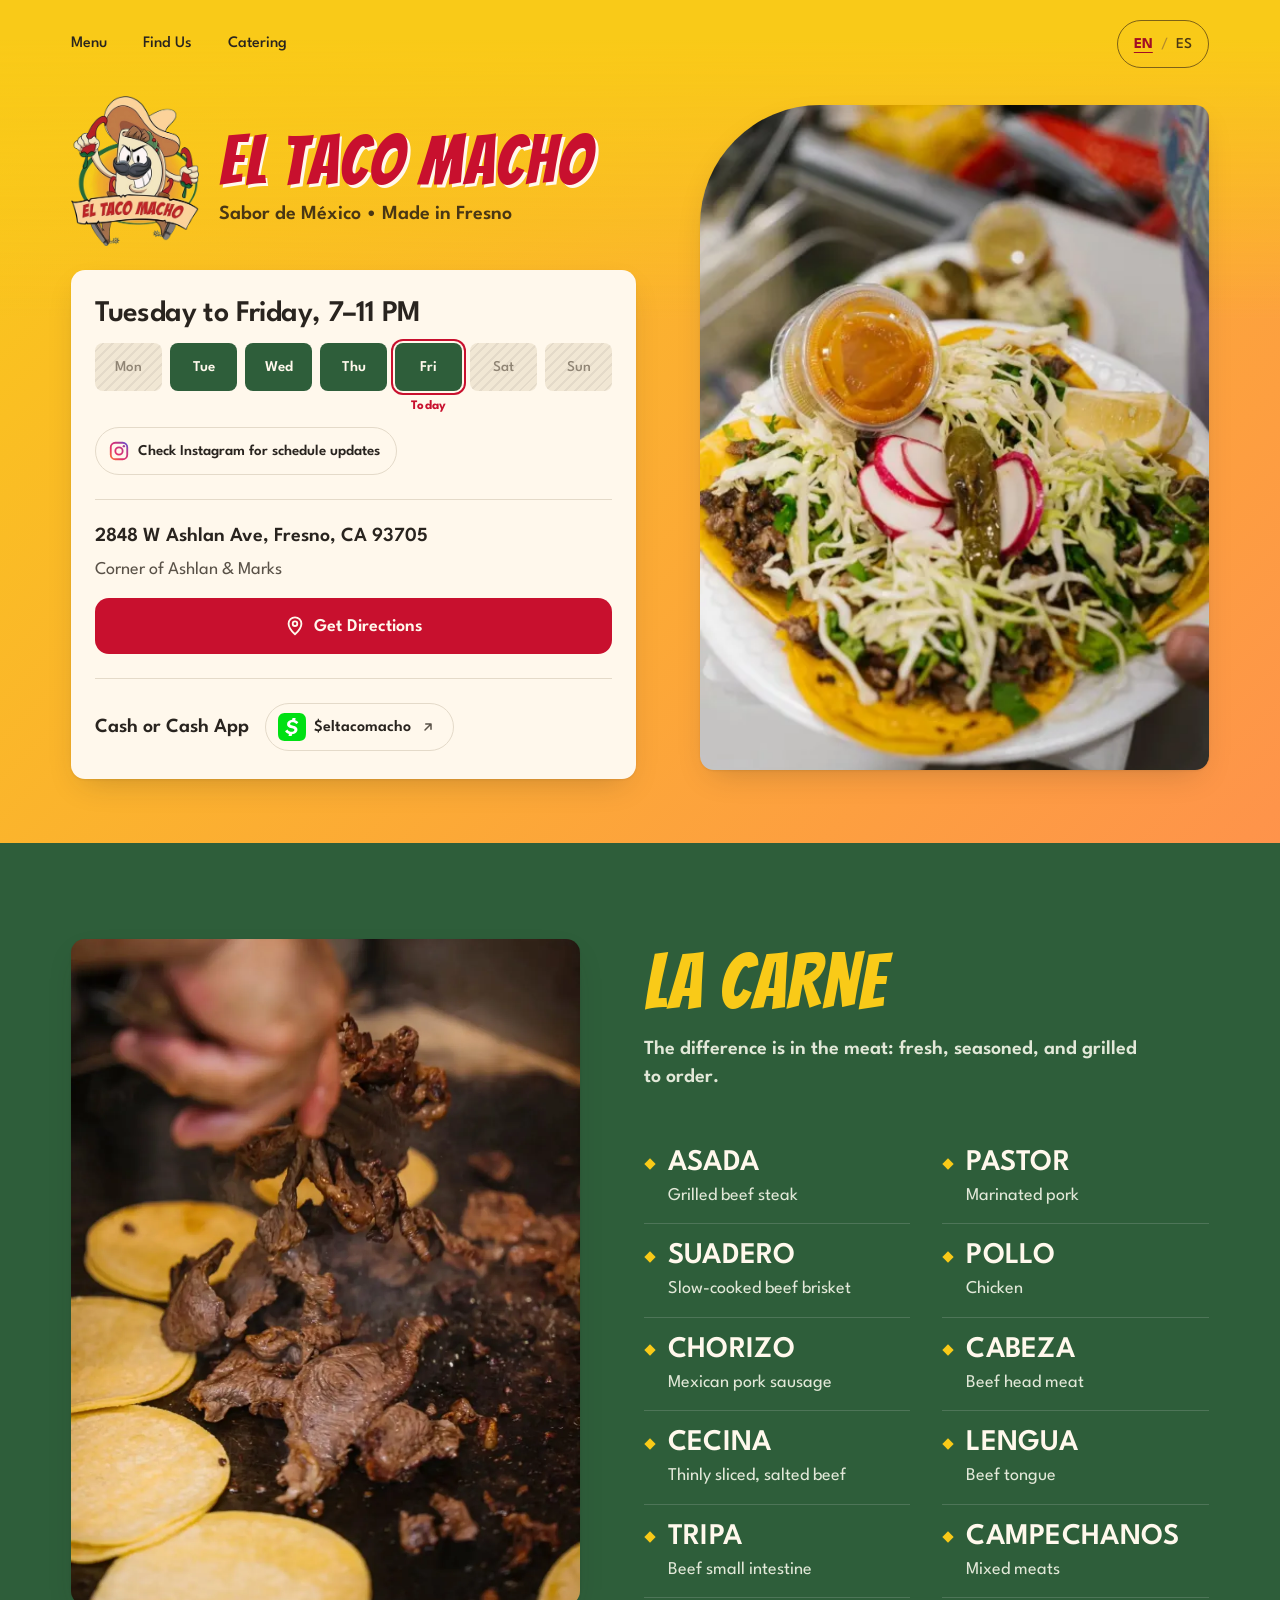
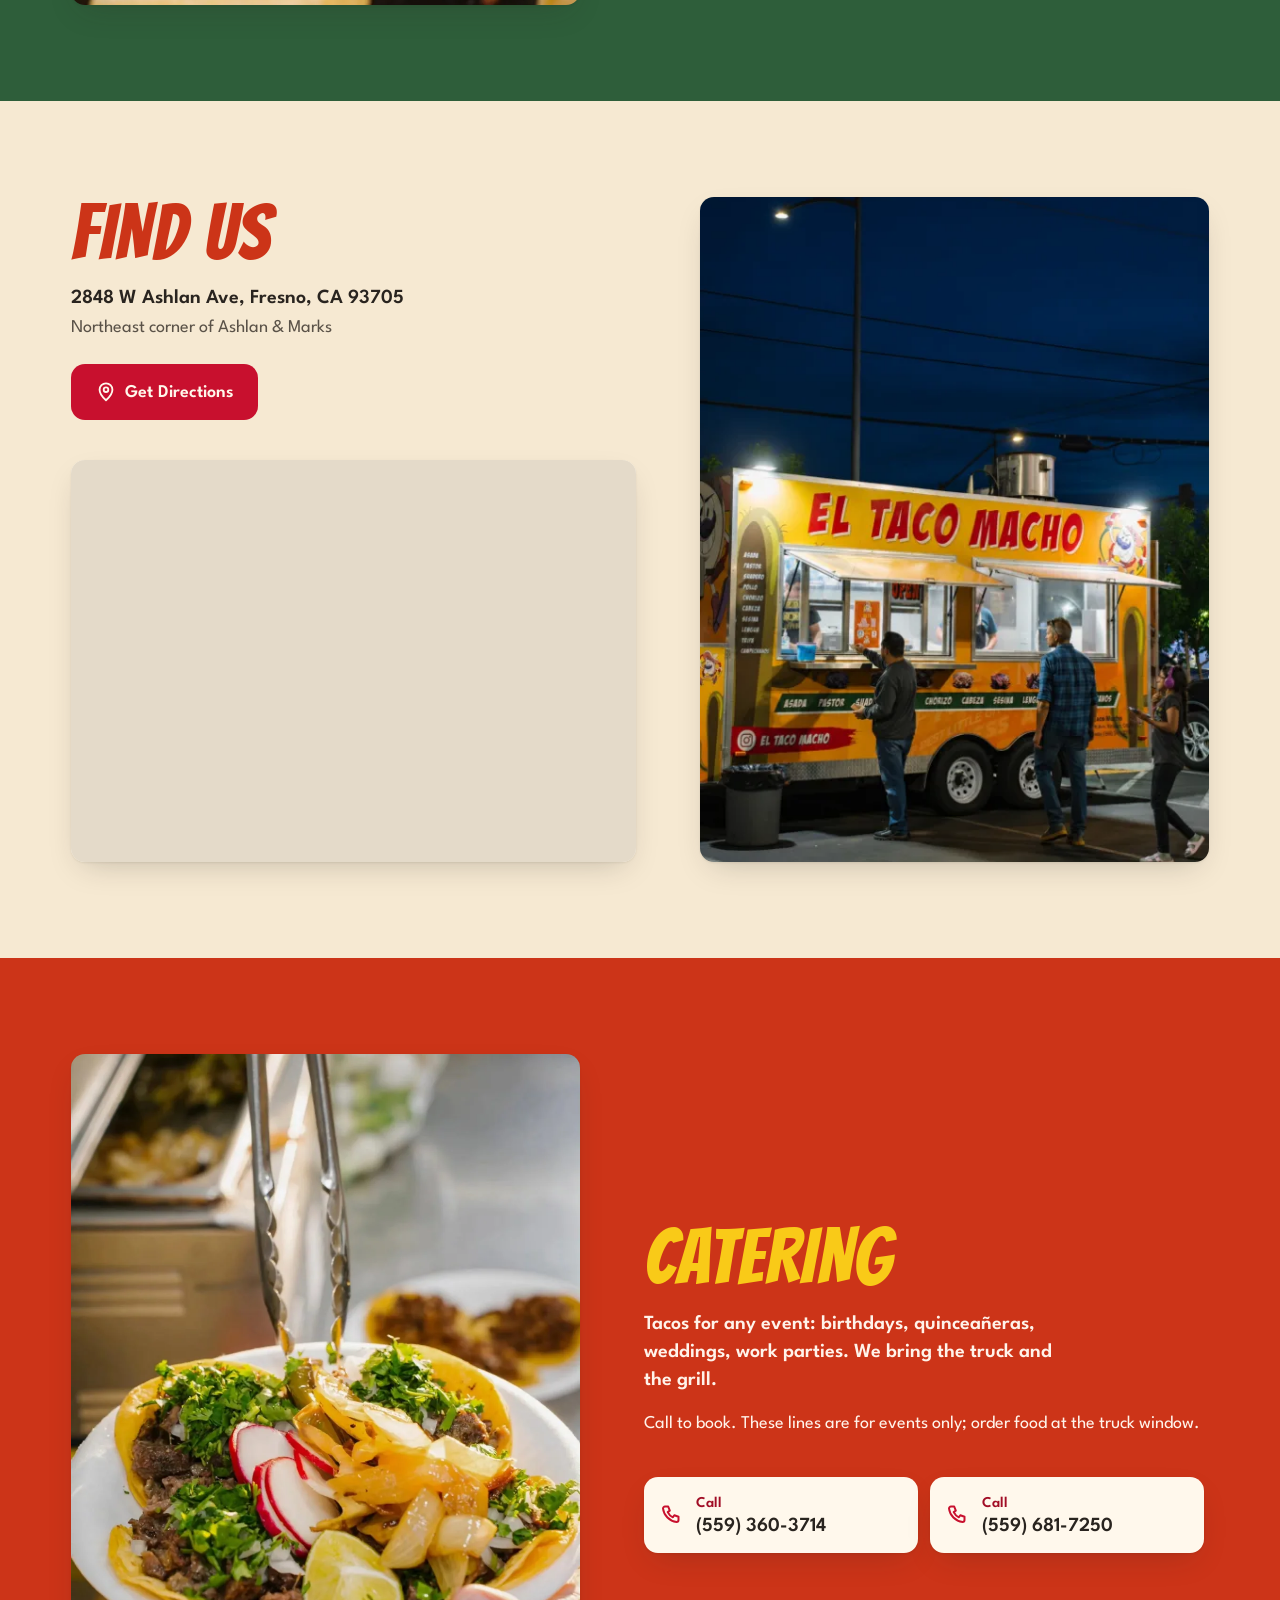
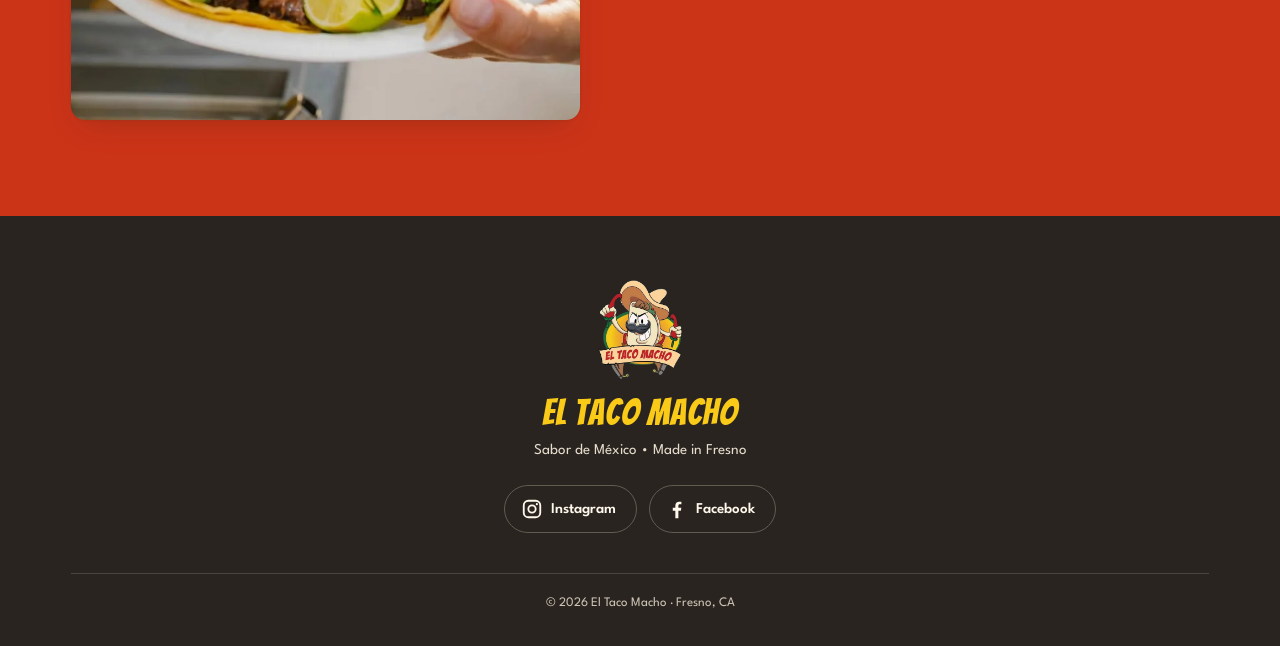
<file: index.html>
<!doctype html>
<html lang="en">
<head>
  <meta charset="utf-8">
  <meta name="viewport" content="width=device-width, initial-scale=1, viewport-fit=cover">
  <title>El Taco Macho | Taco Truck in Fresno, CA · Tue–Fri 7–11 PM</title>
  <meta name="description" content="Your favorite meats, fresh toppings and homemade salsas, off the grill on W Ashlan Ave in Fresno. Tuesday to Friday, 7–11 PM. Bring the family and come hungry!">
  <link rel="canonical" href="https://eltacomachofresno.com/">
  <meta name="theme-color" content="#F9CA18">

  <meta property="og:type" content="website">
  <meta property="og:title" content="El Taco Macho | Taco Truck in Fresno, CA · Tue–Fri 7–11 PM">
  <meta property="og:description" content="Your favorite meats, fresh toppings and homemade salsas, off the grill on W Ashlan Ave in Fresno. Tuesday to Friday, 7–11 PM. Bring the family and come hungry!">
  <meta property="og:url" content="https://eltacomachofresno.com/">
  <meta property="og:site_name" content="El Taco Macho">
  <meta property="og:locale" content="en_US">
  <meta property="og:locale:alternate" content="es_US">
  <meta property="og:image" content="https://eltacomachofresno.com/images/og-image.jpg">
  <meta property="og:image:width" content="1200">
  <meta property="og:image:height" content="630">
  <meta property="og:image:alt" content="El Taco Macho logo beside a plate of tacos, Fresno, CA">
  <meta name="twitter:card" content="summary_large_image">

  <link rel="icon" href="favicon-32.png" sizes="32x32" type="image/png">
  <!-- 48 and 144: Google search results only use icons sized in multiples of 48px. -->
  <link rel="icon" href="favicon-48.png" sizes="48x48" type="image/png">
  <link rel="icon" href="favicon-144.png" sizes="144x144" type="image/png">
  <link rel="apple-touch-icon" href="apple-touch-icon.png">

  <link rel="preconnect" href="https://fonts.googleapis.com">
  <link rel="preconnect" href="https://fonts.gstatic.com" crossorigin>
  <link href="https://fonts.googleapis.com/css2?family=Bangers&family=League+Spartan:wght@400;500;600;700&display=swap" rel="stylesheet">
  <link rel="stylesheet" href="css/styles.css">

  <!-- Remember to update openingHoursSpecification when hours change (see SITE in js/main.js). -->
  <script type="application/ld+json">
  {
    "@context": "https://schema.org",
    "@type": "FoodEstablishment",
    "name": "El Taco Macho",
    "url": "https://eltacomachofresno.com/",
    "image": "https://eltacomachofresno.com/images/og-image.jpg",
    "logo": "https://eltacomachofresno.com/apple-touch-icon.png",
    "servesCuisine": "Mexican",
    "priceRange": "$",
    "paymentAccepted": "Cash, Cash App",
    "telephone": "+1-559-360-3714",
    "address": {
      "@type": "PostalAddress",
      "streetAddress": "2848 W Ashlan Ave",
      "addressLocality": "Fresno",
      "addressRegion": "CA",
      "postalCode": "93705",
      "addressCountry": "US"
    },
    "openingHoursSpecification": [{
      "@type": "OpeningHoursSpecification",
      "dayOfWeek": ["Tuesday", "Wednesday", "Thursday", "Friday"],
      "opens": "19:00",
      "closes": "23:00"
    }],
    "hasMap": "https://maps.app.goo.gl/c8hriSUc7dh7fYxA7",
    "sameAs": [
      "https://www.instagram.com/eltacomacho/",
      "https://www.facebook.com/eltacomacho559"
    ]
  }
  </script>
  <!-- Google Analytics (GA4 G-4FTGP9ZCPC, loaded through Google tag container GTM-M9HR9586).
       Loads only on the live domain so branch deploys and local previews don't add test visits.
       gtag() is always defined, so the click events in js/main.js are harmless off the live site. -->
  <script>
    window.dataLayer = window.dataLayer || [];
    function gtag(){dataLayer.push(arguments);}
    if (location.hostname === "eltacomachofresno.com") {
      gtag('js', new Date());
      var ga = document.createElement('script');
      ga.async = true;
      ga.src = 'https://www.googletagmanager.com/gtm.js?id=GTM-M9HR9586';
      document.head.appendChild(ga);
    }
  </script>
  <script src="js/main.js" defer></script>
</head>
<body>

  <a class="skip-link" href="#main" data-i18n="skip">Skip to content</a>

  <!-- Notice banner: filled from SITE.notice in js/main.js; stays hidden when empty. -->
  <div class="notice" id="notice" role="status" hidden>
    <p class="notice-text" id="notice-text"></p>
    <button class="notice-close" type="button" id="notice-close" aria-label="Dismiss notice" data-i18n-aria="notice.dismiss">
      <svg class="icon" viewBox="0 0 24 24" aria-hidden="true"><path d="M6 6l12 12M18 6L6 18"/></svg>
    </button>
  </div>

  <header class="hero">
    <div class="hero-bar">
      <nav class="hero-nav" aria-label="Sections" data-i18n-aria="nav.label">
        <a href="#menu" data-i18n="nav.menu">Menu</a>
        <a href="#find-us" data-i18n="nav.findUs">Find Us</a>
        <a href="#eventos" data-i18n="nav.catering">Catering</a>
      </nav>
      <button class="lang-toggle" type="button" id="lang-toggle" lang="es" aria-label="EN / ES: Cambiar a español" data-i18n-aria="lang.toggle">
        <span data-lang="en">EN</span><span class="lang-sep" aria-hidden="true">/</span><span data-lang="es">ES</span>
      </button>
    </div>

    <div class="hero-inner">
      <div class="hero-copy">
        <div class="brand">
          <img class="hero-logo" src="images/el-taco-macho-logo.webp" width="608" height="713"
               alt="El Taco Macho mascot logo" data-i18n-alt="hero.logoAlt">
          <h1 class="hero-title"><span class="hero-name">El Taco Macho</span> <span class="hero-tagline" data-i18n="brand.tagline">Sabor de México • Made in Fresno</span></h1>
        </div>

        <!-- Visit panel, in the order a visitor needs it: when (+ confirm on Instagram) → where → how to pay.
             The week strip is drawn from SITE in js/main.js. There is deliberately no
             "open today" / "open now" state: the truck closes for events without notice, so Instagram is the
             source of truth for any given day. -->
        <div class="visit" role="group" aria-label="Plan your visit" data-i18n-aria="visit.label">
          <section class="visit-row" aria-labelledby="hours-title">
            <h2 class="visit-hours" id="hours-title"><span data-hours="long">Tuesday to Friday, 7–11 PM</span></h2>
            <ol class="week" id="week" aria-label="Weekly schedule" data-i18n-aria="visit.week"></ol>
            <a class="ig-link" href="https://www.instagram.com/eltacomacho/" target="_blank" rel="noopener">
              <svg class="ig-glyph" viewBox="0 0 24 24" width="22" height="22" aria-hidden="true">
                <defs>
                  <linearGradient id="ig-grad" x1="3" y1="21" x2="21" y2="3" gradientUnits="userSpaceOnUse">
                    <stop offset="0" stop-color="#F77737"/>
                    <stop offset=".35" stop-color="#E1306C"/>
                    <stop offset=".7" stop-color="#C13584"/>
                    <stop offset="1" stop-color="#5B51D8"/>
                  </linearGradient>
                </defs>
                <rect x="3" y="3" width="18" height="18" rx="5" fill="none" stroke="url(#ig-grad)" stroke-width="2"/>
                <circle cx="12" cy="12" r="4" fill="none" stroke="url(#ig-grad)" stroke-width="2"/>
                <circle cx="17.3" cy="6.7" r="1.3" fill="url(#ig-grad)"/>
              </svg>
              <span data-i18n="visit.igCta">Check Instagram for schedule updates</span>
            </a>
          </section>

          <section class="visit-row visit-where" aria-labelledby="where-title">
            <h2 class="visit-label" id="where-title">
              <a class="where-link" data-maps href="https://maps.app.goo.gl/c8hriSUc7dh7fYxA7" target="_blank" rel="noopener">2848 W Ashlan Ave, Fresno, CA 93705</a>
            </h2>
            <p class="visit-note" data-i18n="visit.cross">Corner of Ashlan &amp; Marks</p>
            <a class="btn" data-maps href="https://maps.app.goo.gl/c8hriSUc7dh7fYxA7" target="_blank" rel="noopener">
              <svg class="icon" viewBox="0 0 24 24" aria-hidden="true"><path d="M12 21s-7-6.2-7-11.5a7 7 0 0 1 14 0C19 14.8 12 21 12 21z"/><circle cx="12" cy="9.5" r="2.5"/></svg>
              <span data-i18n="hero.directions">Get Directions</span>
            </a>
          </section>

          <!-- Payment: its own row, apart from the location. The pill carries the Cash App logo so it
               is clear the link leaves for the truck's Cash App page. -->
          <section class="visit-row visit-pay" aria-labelledby="pay-title">
            <h2 class="visit-label" id="pay-title" data-i18n="hero.payment">Cash or Cash App</h2>
            <a class="cashapp-link" href="https://cash.app/$eltacomacho" target="_blank" rel="noopener" aria-label="Pay with Cash App: $eltacomacho" data-i18n-aria="pay.cashapp">
              <img class="cashapp-logo" src="images/cash-app.svg" width="28" height="28" alt="">
              <span aria-hidden="true">$eltacomacho</span>
              <svg class="icon cashapp-out" viewBox="0 0 24 24" aria-hidden="true"><path d="M8 16L16 8M9 8h7v7"/></svg>
            </a>
          </section>
        </div>
      </div>
      <div class="hero-visual">
        <img class="hero-food" src="images/taco-plate-960.webp"
             srcset="images/taco-plate-480.webp 480w, images/taco-plate-960.webp 960w, images/taco-plate-1280.webp 1280w"
             sizes="(min-width: 900px) min(45vw, 520px), calc(100vw - 40px)" width="960" height="1280" fetchpriority="high"
             alt="A plate of tacos topped with cabbage, cilantro, radish, a grilled chile and lime, with a cup of salsa" data-i18n-alt="hero.photoAlt">
      </div>
    </div>
  </header>

  <main id="main" tabindex="-1">

    <section class="carne" id="menu" aria-labelledby="carne-title">
      <div class="container carne-grid">
        <div class="carne-head">
          <h2 class="section-title carne-title" id="carne-title">La Carne</h2>
          <!-- Intro is the truck's own Instagram copy, verbatim in each language. -->
          <p class="section-intro carne-intro" data-i18n="carne.intro">The difference is in the meat: fresh, seasoned, and grilled to order.</p>
          <img class="carne-photo" src="images/grill-960.webp"
               srcset="images/grill-480.webp 480w, images/grill-960.webp 960w, images/grill-1280.webp 1280w"
               sizes="(min-width: 900px) min(45vw, 520px), calc(100vw - 40px)"
               width="960" height="1280" loading="lazy" decoding="async"
               alt="Meat being turned with tongs on the grill, beside a row of fresh tortillas" data-i18n-alt="carne.photoAlt">
        </div>
        <!-- Truck menu board spells it "Sesina"; the site uses "Cecina" (see PRODUCT.md).
             PHOTOS: to add one, put an <img class="meat-photo" src="images/meat-asada.webp" alt="" width="160" height="160">
             as the first child of that <li>. The row switches to a photo layout on its own. -->
        <ul class="meats">
          <li class="meat"><span class="meat-name">Asada</span><span class="meat-desc" data-i18n="meat.asada">Grilled beef steak</span></li>
          <li class="meat"><span class="meat-name">Pastor</span><span class="meat-desc" data-i18n="meat.pastor">Marinated pork</span></li>
          <li class="meat"><span class="meat-name">Suadero</span><span class="meat-desc" data-i18n="meat.suadero">Slow-cooked beef brisket</span></li>
          <li class="meat"><span class="meat-name">Pollo</span><span class="meat-desc" data-i18n="meat.pollo">Chicken</span></li>
          <li class="meat"><span class="meat-name">Chorizo</span><span class="meat-desc" data-i18n="meat.chorizo">Mexican pork sausage</span></li>
          <li class="meat"><span class="meat-name">Cabeza</span><span class="meat-desc" data-i18n="meat.cabeza">Beef head meat</span></li>
          <li class="meat"><span class="meat-name">Cecina</span><span class="meat-desc" data-i18n="meat.cecina">Thinly sliced, salted beef</span></li>
          <li class="meat"><span class="meat-name">Lengua</span><span class="meat-desc" data-i18n="meat.lengua">Beef tongue</span></li>
          <li class="meat"><span class="meat-name">Tripa</span><span class="meat-desc" data-i18n="meat.tripa">Beef small intestine</span></li>
          <li class="meat"><span class="meat-name">Campechanos</span><span class="meat-desc" data-i18n="meat.campechanos">Mixed meats</span></li>
        </ul>
      </div>
    </section>

    <section class="find" id="find-us" aria-labelledby="find-title">
      <div class="container find-grid">
        <div class="section-head find-heading">
          <h2 class="section-title" id="find-title" data-i18n="find.title">Find Us</h2>
          <address class="find-address">2848 W Ashlan Ave, <span class="nowrap">Fresno, CA 93705</span></address>
          <p class="find-corner" data-i18n="find.intro">Northeast corner of Ashlan &amp; Marks</p>
          <a class="btn" data-maps href="https://maps.app.goo.gl/c8hriSUc7dh7fYxA7" target="_blank" rel="noopener">
            <svg class="icon" viewBox="0 0 24 24" aria-hidden="true"><path d="M12 21s-7-6.2-7-11.5a7 7 0 0 1 14 0C19 14.8 12 21 12 21z"/><circle cx="12" cy="9.5" r="2.5"/></svg>
            <span data-i18n="hero.directions">Get Directions</span>
          </a>
        </div>

        <div class="truck-frame">
          <img class="truck-photo" src="images/truck-night-1080.webp"
               srcset="images/truck-night-540.webp 540w, images/truck-night-1080.webp 1080w"
               sizes="(min-width: 900px) min(45vw, 520px), calc(100vw - 40px)"
               width="1080" height="1440" loading="lazy" decoding="async"
               alt="The El Taco Macho truck at night, with customers ordering at the window" data-i18n-alt="find.truckAlt">
        </div>

        <div class="place-card">
          <!-- Embed of the official Google Maps listing (ftid = its place ID, from maps.app.goo.gl/c8hriSUc7dh7fYxA7). -->
          <iframe class="map"
            src="https://maps.google.com/maps?q=El+Taco+Macho,+2848+W+Ashlan+Ave,+Fresno,+CA+93705&amp;ftid=0x809467bbb7a2270f:0xfb8412980818c01&amp;output=embed"
            title="Map of El Taco Macho at 2848 W Ashlan Ave, Fresno" data-i18n-title="find.mapTitle"
            loading="lazy" referrerpolicy="no-referrer-when-downgrade" tabindex="-1" allowfullscreen></iframe>
        </div>
      </div>
    </section>

    <section class="events" id="eventos" aria-labelledby="events-title">
      <div class="container events-grid">
        <img class="events-photo" src="images/catering-plate-960.webp"
             srcset="images/catering-plate-480.webp 480w, images/catering-plate-960.webp 960w, images/catering-plate-1280.webp 1280w"
             sizes="(min-width: 900px) min(45vw, 520px), calc(100vw - 40px)"
             width="960" height="1280" loading="lazy" decoding="async"
             alt="Tongs setting grilled onions on a plate of tacos topped with cilantro, radish and lime" data-i18n-alt="events.photoAlt">
        <div class="events-body">
          <div class="section-head events-intro">
            <h2 class="section-title" id="events-title" data-i18n="events.title">Catering</h2>
            <p class="section-intro" data-i18n="events.copy">Tacos for any event: birthdays, quinceañeras, weddings, work parties. We bring the truck and the grill.</p>
            <p class="events-note" data-i18n="events.note">Call to book. These lines are for events only; order food at the truck window.</p>
          </div>

          <ul class="calls">
            <li>
              <a class="call" href="tel:+15593603714">
                <svg class="icon" viewBox="0 0 24 24" aria-hidden="true"><path d="M5 3.5h3.2l1.6 4.2-2.1 1.4a11 11 0 0 0 5.2 5.2l1.4-2.1 4.2 1.6V17a2 2 0 0 1-2 2A15.5 15.5 0 0 1 3 5.5a2 2 0 0 1 2-2z"/></svg>
                <span class="call-text"><span class="call-label" data-i18n="events.call">Call</span> <span class="call-number">(559) 360-3714</span></span>
              </a>
            </li>
            <li>
              <a class="call" href="tel:+15596817250">
                <svg class="icon" viewBox="0 0 24 24" aria-hidden="true"><path d="M5 3.5h3.2l1.6 4.2-2.1 1.4a11 11 0 0 0 5.2 5.2l1.4-2.1 4.2 1.6V17a2 2 0 0 1-2 2A15.5 15.5 0 0 1 3 5.5a2 2 0 0 1 2-2z"/></svg>
                <span class="call-text"><span class="call-label" data-i18n="events.call">Call</span> <span class="call-number">(559) 681-7250</span></span>
              </a>
            </li>
          </ul>
        </div>
      </div>
    </section>

  </main>

  <footer class="footer">
    <div class="container footer-inner">
      <img class="footer-logo" src="images/el-taco-macho-logo.webp" width="608" height="713" alt="" loading="lazy" decoding="async">
      <p class="footer-brand">El Taco Macho</p>
      <p class="footer-tagline" data-i18n="brand.tagline">Sabor de México • Made in Fresno</p>
      <ul class="social">
        <li><a href="https://www.instagram.com/eltacomacho/" target="_blank" rel="noopener" aria-label="El Taco Macho on Instagram" data-i18n-aria="footer.instagram">
          <svg class="icon" viewBox="0 0 24 24" aria-hidden="true"><rect x="3" y="3" width="18" height="18" rx="5"/><circle cx="12" cy="12" r="4"/><circle cx="17.3" cy="6.7" r="1.2" fill="currentColor" stroke="none"/></svg>
          <span aria-hidden="true">Instagram</span>
        </a></li>
        <li><a href="https://www.facebook.com/eltacomacho559" target="_blank" rel="noopener" aria-label="El Taco Macho on Facebook" data-i18n-aria="footer.facebook">
          <svg viewBox="0 0 24 24" width="22" height="22" aria-hidden="true"><path fill="currentColor" d="M13.5 22v-8.2h2.8l.4-3.2h-3.2V8.5c0-.9.3-1.6 1.6-1.6h1.7V4.1c-.3 0-1.3-.1-2.5-.1-2.5 0-4.1 1.5-4.1 4.2v2.4H7.4v3.2h2.8V22h3.3z"/></svg>
          <span aria-hidden="true">Facebook</span>
        </a></li>
      </ul>
      <p class="copyright">&copy; <span id="year">2026</span> El Taco Macho · Fresno, CA</p>
      <!-- TODO (optional): builder credit line, e.g. <p class="credit">Site by …</p> -->
    </div>
  </footer>

</body>
</html>
</file>
<file: css/styles.css>
:root {
  --sun: #F9CA18;
  --sun-clear: #f9ca1800;  /* sun at zero opacity, for the hero fade */
  --mango: #FE934B;
  --chile: #C8102E;
  --chile-dark: #a10d25;  /* links and button hover */
  --nopal: #2E5E3A;
  --carbon: #29241f;
  --crema: #FFF8EC;
  --muted: #5a5248;
  --rule: #e4dac9;
  --masa: #F6E9D2;      /* warm tortilla cream, Find Us */
  --jitomate: #CC3418;    /* tomato red: catering surface and Find Us heading (buttons stay chile) */
  --on-jitomate: #FFF3EA; /* body text on jitomate */
  --day-off: #f1e7d4;
  --day-off-text: #8f8474; /* closed-day names: deliberately faint, still 3:1 on the chip */
  --on-sun: #4a3714;
  --sun-rule: #b38a2c;      /* decorative dividers on the sun background */
  --sun-outline: #4a3714b3; /* control outlines on sun: --on-sun at 70%, clears 3:1 */
  --crema-50: #fff8ec80;    /* hover and pressed washes on the sun background */
  --crema-70: #fff8ecb3;
  --on-carbon-muted: #e6ddcf; /* footer */
  --on-carbon-faint: #cec5b7;
  --carbon-outline: #615b50;
  --carbon-rule: #4b463d;
  --on-green-muted: #e2e8d8;
  --on-green-rule: #4e7558;
  --font: "League Spartan", system-ui, sans-serif;
  --accent-font: "Bangers", "League Spartan", sans-serif;

  /* Type scale: five text steps plus one fluid step for mid-size headings (meat names, hours).
     The Bangers display sizes are set where they are used. */
  --text-xs: 13px;
  --text-sm: 15px;
  --text-md: 16px;
  --text-base: 18px;
  --text-lg: 20px;
  --text-title: clamp(24px, 2.4vw, 30px);

  /* Spacing scale, 4px-based. The number is the multiple of 4px. */
  --space-1: 4px;
  --space-2: 8px;
  --space-3: 12px;
  --space-4: 16px;
  --space-5: 20px;
  --space-6: 24px;
  --space-8: 32px;
  --space-10: 40px;
  --space-12: 48px;
  --space-16: 64px;
  --space-24: 96px;

  /* Rhythm shared by every section. */
  --section-pad: var(--space-24);   /* top and bottom of a section */
  --head-gap: var(--space-10);      /* heading block → section content */
  --feature-gap: clamp(32px, 5vw, 64px);    /* hero-style split: big photo ↔ content */
  --feature-photo: clamp(520px, 52vw, 680px); /* height of a hero-size photo */
  --gutter: clamp(20px, 4vw, 56px);

  /* Radii: boxes (buttons, cards, photos), chips (day strip, thumbnails), tiny tags, pills. */
  --radius: 14px;
  --radius-sm: 8px;
  --radius-xs: 4px;
  --radius-pill: 999px;

  --shadow: 0 1px 2px #29241f14, 0 12px 32px -12px #29241f40;
}
*, *::before, *::after { box-sizing: border-box; }
/* iOS Safari colors its status bar and toolbar from the page's background color (a solid
   color; gradients are ignored). Sun to match the hero; js/main.js switches it to carbon
   while the footer is on screen, so the bottom bar matches there. */
html { scroll-behavior: smooth; -webkit-text-size-adjust: 100%; }
html, body { background-color: var(--sun); }
html.at-footer, html.at-footer body { background-color: var(--carbon); }
body { margin: 0; color: var(--carbon); font: 400 var(--text-base)/1.5 var(--font); }
::selection { background: var(--sun); color: var(--carbon); }
img, iframe { display: block; max-width: 100%; }
img { height: auto; }
a { color: inherit; text-underline-offset: 4px; }
h1, h2, p, ul, ol { margin: 0; }
ul, ol { padding: 0; list-style: none; }
h1, h2 { font-weight: 600; text-wrap: balance; }
p { text-wrap: pretty; }
address { font-style: normal; }
[hidden] { display: none !important; }
.container, .hero-bar, .hero-inner { max-width: 1240px; margin-inline: auto; padding-inline: var(--gutter); }
section[id] { scroll-margin-top: var(--space-4); }
:focus-visible { outline: 3px solid var(--nopal); outline-offset: 4px; border-radius: var(--radius-xs); }
.footer :focus-visible, .carne :focus-visible, .events :focus-visible { outline-color: var(--sun); }
main:focus { outline: none; }
.skip-link { position: absolute; top: var(--space-3); left: var(--space-3); z-index: 10; padding: var(--space-3) var(--space-5); background: var(--crema); transform: translateY(-180%); }
.skip-link:focus-visible { transform: none; }
/* One line-icon style for the whole site. */
.icon { flex: none; width: 22px; height: 22px; fill: none; stroke: currentColor; stroke-width: 2; stroke-linecap: round; stroke-linejoin: round; }
/* One section voice: Bangers headline, then a semibold 20px lead line, then regular 18px
   detail lines (the address/corner pairing in Find Us). Each section sets its own colors. */
.section-title { font-family: var(--accent-font); font-weight: 400; font-size: clamp(52px, 6vw, 80px); line-height: .95; letter-spacing: .02em; text-transform: uppercase; }
.section-intro { max-width: 52ch; margin-top: var(--space-4); font-size: var(--text-lg); font-weight: 600; line-height: 1.4; }

/* Buttons. Three heights: red primary 56px, outlined pills 48px, plain nav links 44px. */
.btn { display: inline-flex; align-items: center; justify-content: center; gap: var(--space-2); min-height: 56px; padding: var(--space-3) var(--space-6); border: 0; border-radius: var(--radius); background: var(--chile); color: var(--crema); text-decoration: none; font-weight: 600; font-size: var(--text-base); line-height: 1.2; transition: background-color .18s, transform .18s cubic-bezier(.2, .8, .2, 1); }
.btn:hover { background: var(--chile-dark); transform: translateY(-1px); }
.btn:active { transform: none; }

/* Icon + label pairs: trim the font's extra top/bottom space so the label centers on the icon. */
.btn > span, .ig-link > span, .social a span, .cashapp-link > span { line-height: 1; text-box: trim-both cap alphabetic; }
@supports not (text-box: trim-both cap alphabetic) {
  .btn > span, .ig-link > span, .social a span, .cashapp-link > span { padding-top: .08em; }
}

/* Hero */
/* Solid sun along the top edge (meets Safari's status bar seamlessly), fading into the
   live site's sun-to-mango diagonal. */
.hero { background: linear-gradient(to bottom, var(--sun) 0, var(--sun) 40px, var(--sun-clear) 320px), linear-gradient(135deg, var(--sun), var(--mango)); padding-top: env(safe-area-inset-top); }
.hero-bar { min-height: 80px; padding-top: var(--space-3); padding-bottom: var(--space-1); display: flex; align-items: center; justify-content: space-between; gap: var(--space-5); }
.hero-nav { display: flex; gap: var(--space-1); margin-left: calc(-1 * var(--space-4)); font-size: var(--text-md); font-weight: 500; }
.hero-nav a { display: inline-flex; align-items: center; min-height: 44px; padding: 0 var(--space-4); border-radius: var(--radius-pill); text-decoration: none; transition: background-color .18s; }
.hero-nav a:hover { background: var(--crema-50); }
.hero-nav a:active { background: var(--crema-70); }
.lang-toggle { display: flex; align-items: center; gap: var(--space-2); min-height: 48px; padding: 0 var(--space-4); border: 1px solid var(--sun-outline); border-radius: var(--radius-pill); background: transparent; color: var(--on-sun); font: 500 var(--text-sm) var(--font); cursor: pointer; transition: background-color .18s; }
.lang-toggle:hover { background: var(--crema-50); }
.lang-toggle:active { background: var(--crema-70); }
.lang-toggle .is-active { color: var(--chile-dark); font-weight: 700; text-decoration: underline; text-underline-offset: 4px; }
.lang-sep { color: var(--sun-rule); }
.hero-inner { display: grid; grid-template-columns: minmax(0, 1fr) minmax(0, .9fr); gap: var(--feature-gap); align-items: center; padding-top: var(--space-4); padding-bottom: var(--space-16); }

.brand { display: flex; align-items: center; gap: var(--space-5); }
.hero-logo { flex: none; width: 128px; height: auto; }
/* The mascot's visual weight sits low (the banner), so the text drops a little below box-center. */
.hero-title { display: grid; gap: var(--space-1); padding-top: var(--space-4); font-weight: 400; }
/* Lettered like the truck's sign (from the live site): chile red over an offset crema copy. */
.hero-name { font-family: var(--accent-font); font-size: clamp(46px, 5.4vw, 72px); line-height: .95; letter-spacing: .02em; color: var(--chile); text-shadow: .04em .04em 0 var(--crema); }
.hero-tagline { font-size: var(--text-lg); font-weight: 600; color: var(--on-sun); }

/* Visit panel: hours → Instagram → location */
.visit { margin-top: var(--space-6); padding: var(--space-1) var(--space-6); border-radius: var(--radius); background: var(--crema); box-shadow: var(--shadow); }
.visit-row { display: grid; gap: var(--space-3); padding-block: var(--space-6); }
.visit-row + .visit-row { border-top: 1px solid var(--rule); }
.visit-hours { font-size: var(--text-title); line-height: 1.1; letter-spacing: -.02em; }
.visit-label { font-size: var(--text-lg); font-weight: 600; line-height: 1.25; }
.visit-note { color: var(--muted); font-size: var(--text-base); line-height: 1.4; margin-top: calc(-1 * var(--space-1)); }
.visit-row .btn { margin-top: var(--space-1); }
/* Payment row: label, then the Cash App pill beside it where there is room, below it where not. */
.visit-pay { display: flex; flex-wrap: wrap; align-items: center; gap: var(--space-2) var(--space-4); }
.cashapp-link { display: inline-flex; align-items: center; gap: var(--space-2); min-height: 48px; padding: 0 var(--space-4) 0 var(--space-3); border: 1.5px solid var(--rule); border-radius: var(--radius-pill); color: var(--carbon); font-size: var(--text-md); font-weight: 600; text-decoration: none; transition: border-color .18s, background-color .18s; }
.cashapp-link:hover { border-color: var(--carbon); background: var(--day-off); }
.cashapp-logo { flex: none; width: 28px; height: 28px; }
.cashapp-out { width: 18px; height: 18px; color: var(--muted); }
.where-link { text-decoration: none; }
.where-link:hover { text-decoration: underline; }
.inline-link { color: var(--chile-dark); font-weight: 500; }

/* The bottom padding leaves room for the "Today" tag that hangs under the strip. */
.week { display: grid; grid-template-columns: repeat(7, minmax(0, 1fr)); gap: var(--space-2); padding-bottom: var(--space-6); }
/* Closed days are hatched out, like a blocked day on a calendar, so they read as unavailable
   rather than as buttons. Open days are solid green. */
.day { position: relative; display: grid; place-items: center; min-height: 48px; border-radius: var(--radius-sm); background: repeating-linear-gradient(135deg, var(--day-off) 0 5px, var(--rule) 5px 7px); color: var(--day-off-text); font-size: var(--text-sm); font-weight: 500; }
.day.is-open { background: var(--nopal); color: var(--crema); font-weight: 600; }
.day.is-today { box-shadow: 0 0 0 2px var(--crema), 0 0 0 4px var(--chile); }
.day-tag { position: absolute; padding: 0 var(--space-1); border-radius: var(--radius-xs); background: var(--crema); top: calc(100% + var(--space-2)); left: 50%; transform: translateX(-50%); color: var(--chile); font-size: var(--text-xs); font-weight: 700; line-height: 1.2; letter-spacing: .02em; white-space: nowrap; }
.ig-link { justify-self: start; display: inline-flex; align-items: center; gap: var(--space-2); min-height: 48px; padding: 0 var(--space-4) 0 var(--space-3); border: 1.5px solid var(--rule); border-radius: var(--radius-pill); color: var(--carbon); font-size: var(--text-sm); font-weight: 600; text-decoration: none; transition: border-color .18s, background-color .18s; }
.ig-link:hover { border-color: var(--carbon); background: var(--day-off); }

.hero-visual { min-width: 0; }
.hero-food { width: 100%; height: var(--feature-photo); object-fit: cover; object-position: center 56%; border-radius: 120px var(--radius) var(--radius) var(--radius); box-shadow: var(--shadow); }

/* La Carne */
.carne { padding-block: var(--section-pad); background: var(--nopal); color: var(--crema); }
/* The hero's split, mirrored: hero-size photo on the left; heading, intro and meat list
   stacked on the right and centered against the photo (the two 1fr rows take the slack). */
.carne-grid { display: grid; grid-template-columns: minmax(0, .9fr) minmax(0, 1fr); grid-template-rows: 1fr auto auto auto 1fr; grid-template-areas: "photo ." "photo title" "photo intro" "photo list" "photo ."; column-gap: var(--feature-gap); }
.carne-head { display: contents; }
.carne-title { grid-area: title; color: var(--sun); }
.carne-intro { grid-area: intro; color: var(--on-green-muted); }
.carne-photo { grid-area: photo; align-self: center; width: 100%; height: var(--feature-photo); object-fit: cover; border-radius: var(--radius); box-shadow: var(--shadow); }
.meats { grid-area: list; display: grid; grid-template-columns: repeat(2, minmax(0, 1fr)); grid-auto-rows: 1fr; column-gap: var(--space-8); margin-top: var(--head-gap); }
.meat { display: grid; grid-template-columns: 12px 1fr; column-gap: var(--space-3); align-content: center; padding-block: var(--space-4); border-bottom: 1px solid var(--on-green-rule); }
.meat::before { content: ""; grid-row: 1; align-self: center; width: 8px; height: 8px; margin-left: 2px; background: var(--sun); transform: rotate(45deg); }
.meat-name { grid-column: 2; font-size: var(--text-title); font-weight: 600; line-height: 1.1; letter-spacing: .01em; text-transform: uppercase; }
.meat-desc { grid-column: 2; margin-top: var(--space-1); color: var(--on-green-muted); font-size: var(--text-base); line-height: 1.3; }
.meat:has(.meat-photo) { grid-template-columns: 64px 1fr; }
.meat:has(.meat-photo)::before { display: none; }
.meat-photo { grid-row: 1 / span 2; width: 64px; height: 64px; object-fit: cover; border-radius: var(--radius-sm); }

/* Find Us */
.find { padding-block: var(--section-pad); background: var(--masa); }
/* Tomato red like the Catering surface; the brighter chile red stays on the button below. */
.find .section-title { color: var(--jitomate); }
/* The hero's split: heading, address and directions button over the map on the left,
   hero-size truck photo on the right. The map stretches so its bottom edge lines up with
   the photo's. */
.find-grid { display: grid; grid-template-columns: minmax(0, 1fr) minmax(0, .9fr); grid-template-rows: auto 1fr; grid-template-areas: "head photo" "card photo"; gap: var(--head-gap) var(--feature-gap); }
.find-heading { grid-area: head; }
/* Same pairing as the hero's visit panel: address line, then a quieter detail line. */
.find-address { margin-top: var(--space-4); font-size: var(--text-lg); font-weight: 600; line-height: 1.25; }
.find-corner { margin-top: var(--space-1); color: var(--muted); font-size: var(--text-base); line-height: 1.4; }
.find-heading .btn { margin-top: var(--space-6); }
.truck-frame { grid-area: photo; align-self: center; height: var(--feature-photo); overflow: hidden; border-radius: var(--radius); box-shadow: var(--shadow); }
/* Anchored low so any cropping comes off the sky, not the truck. */
.truck-photo { width: 100%; height: 100%; object-fit: cover; object-position: 50% 90%; }
.place-card { grid-area: card; overflow: hidden; background: var(--crema); border-radius: var(--radius); box-shadow: var(--shadow); }
.map { width: 100%; height: 100%; min-height: 280px; border: 0; background: var(--rule); }

/* Catering */
.events { padding-block: var(--section-pad); background: var(--jitomate); color: var(--crema); }
.events .section-title { color: var(--sun); }
.events .section-intro { max-width: 36ch; color: var(--on-jitomate); }
/* The hero's split, mirrored like La Carne: hero-size photo left, copy and phone cards right. */
.events-grid { display: grid; grid-template-columns: minmax(0, .9fr) minmax(0, 1fr); gap: var(--feature-gap); align-items: center; }
.events-photo { width: 100%; height: var(--feature-photo); object-fit: cover; object-position: 50% 70%; border-radius: var(--radius); box-shadow: var(--shadow); }
.events-note { margin-top: var(--space-4); font-size: var(--text-base); color: var(--on-jitomate); }
.calls { display: grid; grid-template-columns: repeat(2, minmax(0, 1fr)); gap: var(--space-3); margin-top: var(--head-gap); max-width: 560px; }
.call { display: flex; gap: var(--space-3); align-items: center; min-height: 76px; padding: var(--space-3) var(--space-4); border-radius: var(--radius); background: var(--crema); color: var(--carbon); text-decoration: none; box-shadow: var(--shadow); transition: background-color .18s, transform .18s cubic-bezier(.2, .8, .2, 1); }
.call:hover { background: var(--sun); transform: translateY(-1px); }
.call:active { transform: none; }
.call .icon { width: 24px; height: 24px; color: var(--chile); }
.call-text { display: grid; gap: 0; }
.call-label { font-size: var(--text-sm); font-weight: 600; color: var(--chile-dark); }
.call-number { font-size: var(--text-lg); font-weight: 600; line-height: 1.2; font-variant-numeric: tabular-nums; white-space: nowrap; }

/* Footer */
.footer { background: var(--carbon); color: var(--crema); padding-block: var(--space-16) calc(var(--space-8) + env(safe-area-inset-bottom)); }
.footer-inner { display: grid; justify-items: center; text-align: center; }
.footer-logo { width: 84px; }
.footer-brand { margin-top: var(--space-4); font-family: var(--accent-font); font-size: 36px; line-height: 1; letter-spacing: .02em; color: var(--sun); }
.footer-tagline { margin-top: var(--space-2); color: var(--on-carbon-muted); font-size: var(--text-sm); }
.social { display: flex; flex-wrap: wrap; justify-content: center; gap: var(--space-3); margin-top: var(--space-6); }
.social a { display: inline-flex; align-items: center; gap: var(--space-2); min-height: 48px; padding: 0 var(--space-5) 0 var(--space-4); border: 1px solid var(--carbon-outline); border-radius: var(--radius-pill); color: var(--crema); font-size: var(--text-sm); font-weight: 600; text-decoration: none; transition: background-color .18s, border-color .18s, color .18s; }
.social a svg { flex: none; width: 22px; height: 22px; }
.social a:hover { background: var(--sun); border-color: var(--sun); color: var(--carbon); }
.copyright { width: 100%; margin-top: var(--space-10); padding-top: var(--space-5); border-top: 1px solid var(--carbon-rule); color: var(--on-carbon-faint); font-size: var(--text-xs); }

.notice { display: flex; align-items: center; gap: var(--space-3); padding: var(--space-2) var(--gutter); background: var(--chile); color: var(--crema); font-weight: 500; }
.notice-text { flex: 1; }
.notice-close { display: grid; place-items: center; width: 44px; height: 44px; border: 0; background: transparent; color: var(--crema); cursor: pointer; }

/* Narrow desktops: a slimmer photo column so the longest meat name (Campechanos) fits. */
@media (min-width: 900px) and (max-width: 1099px) {
  .carne-grid { grid-template-columns: minmax(0, .75fr) minmax(0, 1fr); }
}
@media (max-width: 899px) {
  :root { --section-pad: var(--space-16); --head-gap: var(--space-6); }
  .hero-bar { min-height: 68px; gap: var(--space-2); padding-top: var(--space-3); padding-bottom: var(--space-1); }
  .hero-nav { gap: 0; margin-left: calc(-1 * var(--space-3)); font-size: var(--text-sm); }
  .hero-nav a { padding: 0 var(--space-3); }
  .lang-toggle { padding-inline: var(--space-3); flex: none; }
  .hero-inner { grid-template-columns: 1fr; padding-top: var(--space-2); padding-bottom: var(--space-10); gap: var(--space-8); }
  .brand { gap: var(--space-3); }
  .hero-title { padding-top: var(--space-2); }
  .hero-logo { width: 76px; }
  .hero-name { font-size: clamp(36px, 10.5vw, 50px); }
  .hero-tagline { font-size: var(--text-md); }
  .visit { margin-top: var(--space-5); padding: var(--space-1) var(--space-4); }
  .visit-row { padding-block: var(--space-4); }
  .hero-food { height: 300px; border-radius: 64px var(--radius) var(--radius) var(--radius); }
  .carne-grid, .events-grid, .find-grid { grid-template-columns: 1fr; gap: var(--space-6); }
  .carne-grid { grid-template-rows: none; grid-template-areas: "title" "intro" "photo" "list"; gap: 0; }
  .carne-intro { max-width: 34ch; }
  .meats { grid-auto-rows: auto; column-gap: var(--space-6); }
  .carne-photo { height: auto; aspect-ratio: 16 / 10; margin-top: var(--head-gap); }
  .find-grid { grid-template-rows: none; grid-template-areas: "head" "card" "photo"; }
  .truck-frame { height: auto; aspect-ratio: 5 / 4; }
  .map { min-height: 0; height: 400px; }
  .events-photo { height: auto; aspect-ratio: 4 / 3; max-height: 420px; object-position: 50% 85%; }
  .events-body { order: -1; } /* heading first, like every other section */
}
@media (max-width: 599px) {
  .btn { width: 100%; }
  /* Compact pay row so label + Cash App pill share one line on phones (EN from 375px, ES from 390px).
     The out-arrow goes; the Cash App logo already says the link leaves the site. */
  .visit-pay { column-gap: var(--space-3); }
  .visit-pay .visit-label { font-size: var(--text-base); }
  .cashapp-link { gap: 6px; padding: 0 14px 0 10px; font-size: var(--text-sm); }
  .cashapp-logo { width: 24px; height: 24px; }
  .cashapp-out { display: none; }
}
@media (max-width: 480px) {
  .meats { grid-template-columns: 1fr; }
  .calls { grid-template-columns: 1fr; }
  .day { min-height: 44px; font-size: var(--text-xs); }
  .week { gap: var(--space-1); }
}
@media (max-width: 400px) {
  .hero-nav { margin-left: calc(-1 * var(--space-2)); }
  .hero-nav a { padding: 0 var(--space-2); }
  .hero-tagline { font-size: var(--text-sm); white-space: nowrap; }
  /* One step down so the English label stays on one line on small phones. */
  .ig-link { gap: var(--space-1); padding: 0 var(--space-3) 0 var(--space-2); font-size: var(--text-xs); }
}
@media (prefers-reduced-motion: reduce) {
  html { scroll-behavior: auto; }
  *, *::before, *::after { transition: none !important; animation: none !important; }
}
.nowrap { white-space: nowrap; }
</file>
